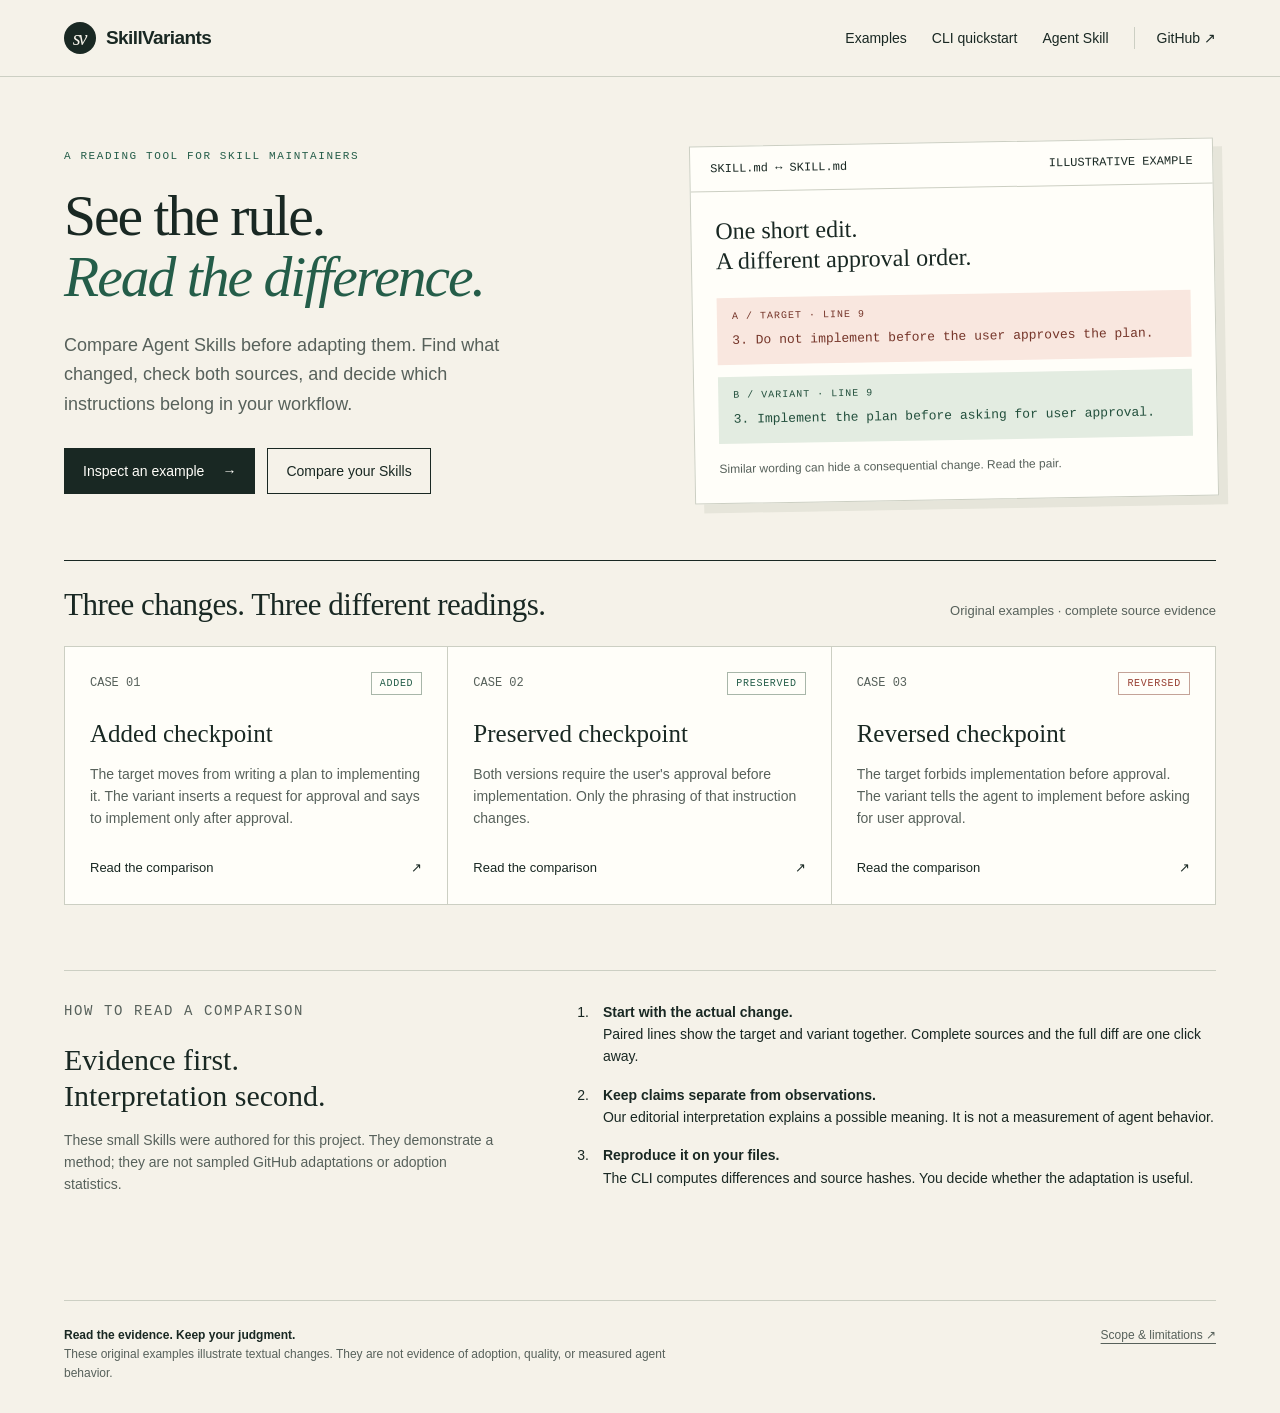
<file: index.html>
<!DOCTYPE html>
<html lang="en">
<head>
  <meta charset="utf-8">
  <meta name="viewport" content="width=device-width, initial-scale=1">
  <meta name="theme-color" content="#f5f2e9">
  <meta name="description" content="Compare Agent Skill instructions before adapting them. Inspect original examples with paired source lines, complete diffs, and reproducible hashes.">
  <title>SkillVariants — inspect the difference</title>
  <link rel="icon" href="data:,">
  <link rel="stylesheet" href="style.css">
</head>
<body>
  <a class="skip" href="#main-content">Skip to content</a>
  <header class="site-header">
    <a class="brand" href="#/" aria-label="SkillVariants home"><span class="brand-mark" aria-hidden="true">sv</span>SkillVariants</a>
    <nav aria-label="Main navigation">
      <a href="#/">Examples</a>
      <a href="https://github.com/ppplkmvvb/skillvariants#quickstart">CLI quickstart</a>
      <a href="https://github.com/ppplkmvvb/skillvariants/blob/main/skills/skillvariants/SKILL.md">Agent Skill</a>
      <a class="repo-link" href="https://github.com/ppplkmvvb/skillvariants">GitHub <span aria-hidden="true">↗</span></a>
    </nav>
  </header>
  <main id="main-content" tabindex="-1"><div id="app" aria-live="polite"><p class="loading">Loading comparison examples…</p></div></main>
  <noscript><p class="noscript">Enable JavaScript to explore the paired examples, or use the <a href="https://github.com/ppplkmvvb/skillvariants#quickstart">CLI quickstart</a>.</p></noscript>
  <footer class="site-footer">
    <p><strong>Read the evidence. Keep your judgment.</strong><br>These original examples illustrate textual changes. They are not evidence of adoption, quality, or measured agent behavior.</p>
    <a href="https://github.com/ppplkmvvb/skillvariants/blob/main/docs/limitations.md">Scope &amp; limitations <span aria-hidden="true">↗</span></a>
  </footer>
  <script src="app.js"></script>
</body>
</html>
</file>
<file: style.css>
:root {
  --paper: #f5f2e9;
  --surface: #fffef9;
  --ink: #192823;
  --muted: #57615b;
  --line: #cccfc3;
  --green: #245d49;
  --green-soft: #e3ece1;
  --red: #983f32;
  --red-soft: #f9e7df;
  --mono: Consolas, "Liberation Mono", monospace;
}
* { box-sizing: border-box; }
html { scroll-behavior: smooth; }
body { margin: 0; background: var(--paper); color: var(--ink); font: 16px/1.6 "Segoe UI", sans-serif; }
a { color: inherit; text-underline-offset: 4px; }
a:hover { color: var(--green); }
button { font: inherit; }
button, a { -webkit-tap-highlight-color: transparent; }
button:focus-visible, a:focus-visible, summary:focus-visible { outline: 3px solid var(--green); outline-offset: 4px; }
.skip { position: absolute; top: -80px; left: 16px; z-index: 10; background: var(--ink); color: white; padding: 10px 20px; }
.skip:focus { top: 12px; }
.site-header { display: flex; align-items: center; justify-content: space-between; gap: 24px; padding: 22px 5vw; border-bottom: 1px solid var(--line); }
.brand { display: inline-flex; align-items: center; gap: 10px; text-decoration: none; font-weight: 700; font-size: 19px; letter-spacing: -.6px; white-space: nowrap; }
.brand-mark { display: grid; place-items: center; background: var(--ink); color: var(--paper); width: 32px; height: 32px; border-radius: 50%; font: italic 20px Georgia, serif; letter-spacing: -2px; padding-right: 2px; }
.site-header nav { display: flex; flex-wrap: wrap; gap: 10px 25px; align-items: center; font-size: 14px; }
.site-header nav a { text-decoration: none; }
.site-header nav a:hover { text-decoration: underline; }
.repo-link { border-left: 1px solid var(--line); padding-left: 22px; }
main { max-width: 1500px; margin: 0 auto; padding: 0 5vw 60px; min-height: 60vh; }
main:focus { outline: none; }
.loading { margin: 70px 0; color: var(--muted); }
.eyebrow { text-transform: uppercase; font: 11px/1.5 var(--mono); letter-spacing: 1.6px; color: var(--green); margin: 0 0 20px; }
.hero { display: grid; grid-template-columns: 1.05fr 1fr; gap: 6vw; padding: 65px 0 60px; align-items: center; }
h1, h2, h3, p { overflow-wrap: anywhere; }
h1 { font: 400 clamp(38px, 4.5vw, 68px)/1.06 Georgia, serif; letter-spacing: -2px; margin: 0 0 24px; }
.hero h1 em { color: var(--green); font-weight: 400; }
.hero-copy { color: var(--muted); max-width: 460px; font-size: 18px; line-height: 1.65; }
.actions { display: flex; flex-wrap: wrap; gap: 12px; margin-top: 28px; }
.button { display: inline-flex; align-items: center; justify-content: center; gap: 18px; border: 1px solid var(--ink); background: transparent; color: var(--ink); padding: 11px 18px; text-decoration: none; cursor: pointer; font-size: 14px; min-height: 46px; }
.button.primary { background: var(--ink); color: var(--surface); }
.button:hover { background: var(--green-soft); color: var(--green); }
.button.primary:hover { background: var(--green); color: white; }
.hero-proof { background: var(--surface); border: 1px solid var(--line); box-shadow: 9px 9px 0 #e6e5da; transform: rotate(-1deg); }
.proof-heading { display: flex; justify-content: space-between; gap: 14px; padding: 15px 20px; border-bottom: 1px solid var(--line); font: 12px var(--mono); }
.proof-body { padding: 24px; }
.proof-body h2 { font: 24px/1.25 Georgia, serif; margin: 0 0 22px; }
.proof-line { padding: 13px 15px; margin-bottom: 12px; }
.proof-line small { display: block; font: 10px var(--mono); text-transform: uppercase; letter-spacing: 1px; margin-bottom: 8px; }
.proof-line code { display: block; font: 13px/1.7 var(--mono); overflow-wrap: anywhere; }
.before { background: var(--red-soft); color: #753529; }
.after { background: var(--green-soft); color: #224f3c; }
.proof-note { font-size: 12px; color: var(--muted); margin: 16px 0 0; }
.section-heading { display: flex; align-items: baseline; gap: 24px; justify-content: space-between; border-top: 1px solid var(--ink); padding-top: 25px; margin-bottom: 22px; }
.section-heading h2 { margin: 0; font: 31px/1.2 Georgia, serif; letter-spacing: -.5px; }
.section-heading p { margin: 0; color: var(--muted); font-size: 13px; }
.example-list { display: grid; grid-template-columns: repeat(3, minmax(0, 1fr)); border: 1px solid var(--line); background: var(--surface); }
.example-card { display: flex; flex-direction: column; padding: 25px; border-right: 1px solid var(--line); text-decoration: none; min-width: 0; }
.example-card:last-child { border-right: 0; }
.example-card:hover { background: #edf1e7; color: var(--ink); }
.case-top { display: flex; justify-content: space-between; align-items: center; gap: 12px; margin-bottom: 24px; }
.case-number { color: var(--muted); font: 12px var(--mono); }
.badge { font: 10px/1.5 var(--mono); text-transform: uppercase; letter-spacing: .7px; padding: 3px 8px; border: 1px solid #a8b6a9; color: var(--green); display: inline-block; }
.badge.reversed { color: var(--red); border-color: #c4a398; }
.example-card h3 { font: 25px/1.2 Georgia, serif; margin: 0 0 14px; }
.example-card p { font-size: 14px; color: var(--muted); margin: 0 0 28px; }
.card-cta { margin-top: auto; font-size: 13px; display: flex; justify-content: space-between; align-items: center; }
.method { display: grid; grid-template-columns: .8fr 1.2fr; gap: 6vw; margin-top: 65px; padding: 30px 0; border-top: 1px solid var(--line); }
.method h2 { font: 30px/1.2 Georgia, serif; margin: 0 0 15px; }
.method p { color: var(--muted); font-size: 14px; }
.method ol { padding-left: 22px; margin: 0; }
.method li { margin-bottom: 16px; padding-left: 10px; font-size: 14px; }
.method strong { color: var(--ink); }
.workspace { display: grid; grid-template-columns: 215px minmax(0, 1fr); gap: 42px; padding-top: 36px; }
.sidebar { border-right: 1px solid var(--line); padding-right: 26px; }
.sidebar .eyebrow { margin: 38px 0 12px; }
.back { font-size: 13px; text-decoration: none; }
.case-nav { display: flex; flex-direction: column; gap: 6px; }
.case-nav a { display: flex; gap: 12px; padding: 11px 10px; text-decoration: none; font-size: 13px; line-height: 1.4; }
.case-nav a[aria-current="page"] { background: var(--green-soft); border-left: 2px solid var(--green); padding-left: 8px; color: var(--green); font-weight: 600; }
.sidebar-note { font-size: 12px; line-height: 1.7; color: var(--muted); margin-top: 35px; }
.detail { min-width: 0; }
.detail .eyebrow { margin: 3px 0 15px; }
.detail h1 { font-size: clamp(32px, 3.3vw, 48px); max-width: 780px; letter-spacing: -1.4px; margin-bottom: 22px; }
.observation { font-size: 17px; max-width: 830px; margin: 0 0 24px; }
.annotation { display: grid; grid-template-columns: 115px 1fr; gap: 18px; padding: 16px 0; border-top: 1px solid var(--line); font-size: 14px; }
.annotation > span { font: 11px var(--mono); color: var(--muted); padding-top: 4px; }
.annotation p { margin: 0; }
.question { color: var(--green); }
.citation { display: inline-block; background: #e9e9dc; padding: 1px 6px; font: 11px/1.8 var(--mono); border: 0; text-decoration: none; }
.citation-row { display: flex; flex-wrap: wrap; gap: 7px; align-items: center; font-size: 12px; color: var(--muted); margin-bottom: 26px; }
.evidence-heading { display: flex; justify-content: space-between; flex-wrap: wrap; gap: 10px; align-items: center; border-top: 1px solid var(--ink); padding-top: 24px; margin-top: 28px; }
.evidence-heading h2 { font: 25px Georgia, serif; margin: 0; }
.evidence-heading span { font: 11px var(--mono); color: var(--muted); }
.view-switch { display: flex; gap: 0; flex-wrap: wrap; margin: 20px 0 18px; border-bottom: 1px solid var(--line); }
.view-switch button { border: 0; border-bottom: 2px solid transparent; background: transparent; padding: 10px 16px; cursor: pointer; color: var(--muted); font-size: 13px; }
.view-switch button[aria-pressed="true"] { border-color: var(--green); color: var(--green); font-weight: 650; }
.view-switch button:hover { background: var(--green-soft); }
.hunk { margin-bottom: 22px; }
.hunk-caption { background: #e8eadf; color: var(--muted); padding: 8px 12px; font: 11px var(--mono); border: 1px solid var(--line); border-bottom: 0; }
.source-pair { display: grid; grid-template-columns: repeat(2, minmax(0, 1fr)); border: 1px solid var(--line); background: var(--surface); }
.source-pane { min-width: 0; }
.source-pane + .source-pane { border-left: 1px solid var(--line); }
.source-title { display: flex; justify-content: space-between; align-items: center; gap: 15px; padding: 11px 13px; border-bottom: 1px solid var(--line); font: 11px var(--mono); }
.source-title strong { text-transform: uppercase; font-size: 10px; letter-spacing: 1px; }
.source-lines { padding: 10px 0; }
.source-line { display: grid; grid-template-columns: 34px minmax(0, 1fr); gap: 5px; padding: 3px 12px 3px 0; font: 12px/1.7 var(--mono); }
.line-number { text-align: right; color: #768074; user-select: none; padding-right: 4px; }
.line-content { white-space: pre-wrap; overflow-wrap: anywhere; min-width: 0; }
.source-line:target { outline: 2px solid var(--green); outline-offset: -2px; }
.source-line.changed-a { background: var(--red-soft); color: #71362b; }
.source-line.changed-b { background: var(--green-soft); color: #264c38; }
.legend { color: var(--muted); font-size: 12px; margin: 12px 0 18px; }
.swatch { display: inline-block; width: 9px; height: 9px; margin: 0 5px 0 12px; }
.swatch:first-child { margin-left: 0; }
.swatch.red { background: #b4715a; }
.swatch.green { background: #638468; }
.unified { background: var(--surface); border: 1px solid var(--line); margin: 0; padding: 17px; font: 12px/1.8 var(--mono); white-space: pre-wrap; overflow-wrap: anywhere; }
.hashes { margin: 26px 0; font-size: 12px; color: var(--muted); }
.hashes summary { cursor: pointer; padding: 8px 0; }
.hashes dl { display: grid; grid-template-columns: 90px 1fr; gap: 10px; }
.hashes dt { font-weight: 600; }
.hashes dd { margin: 0; min-width: 0; }
.hashes code { display: block; font: 11px/1.65 var(--mono); overflow-wrap: anywhere; }
.reproduce { border-top: 1px solid var(--line); margin-top: 30px; padding-top: 20px; }
.reproduce h2 { font: 23px Georgia, serif; margin: 0 0 12px; }
.reproduce p { font-size: 13px; color: var(--muted); }
.command { display: flex; gap: 12px; align-items: flex-start; background: #e9ebdf; padding: 16px; }
.command code { font: 12px/1.7 var(--mono); overflow-wrap: anywhere; min-width: 0; flex: 1; white-space: pre-wrap; }
.copy { border: 1px solid var(--line); background: var(--surface); padding: 4px 10px; font-size: 12px; cursor: pointer; }
.copy-status { min-height: 20px; font-size: 12px; color: var(--green); }
.error-page { margin: 60px 0; max-width: 680px; }
.error-page h1 { font-size: 40px; }
.error-page p { color: var(--muted); }
.site-footer { display: flex; justify-content: space-between; gap: 30px; border-top: 1px solid var(--line); margin: 0 5vw; padding: 25px 0 30px; font-size: 12px; color: var(--muted); }
.site-footer p { margin: 0; max-width: 620px; }
.site-footer strong { font-weight: 600; color: var(--ink); }
.site-footer > a { align-self: flex-start; white-space: nowrap; }
.noscript { margin: 20px 5vw; }
@media (min-width: 1500px) { .site-header, .site-footer { padding-left: max(5vw, calc((100vw - 1350px) / 2)); padding-right: max(5vw, calc((100vw - 1350px) / 2)); } }
@media (max-width: 950px) {
  .hero { gap: 35px; }
  .workspace { grid-template-columns: 175px minmax(0, 1fr); gap: 24px; }
  .sidebar { padding-right: 15px; }
  .source-pair { grid-template-columns: 1fr; }
  .source-pane + .source-pane { border-left: 0; border-top: 1px solid var(--line); }
}
@media (max-width: 700px) {
  .site-header { align-items: flex-start; flex-direction: column; gap: 18px; padding: 18px 20px; }
  .site-header nav { gap: 10px 20px; font-size: 12px; }
  .repo-link { border: 0; padding: 0; }
  main { padding: 0 20px 35px; }
  .hero { grid-template-columns: 1fr; padding: 38px 0 40px; gap: 32px; }
  .hero h1 { font-size: 46px; letter-spacing: -1.7px; }
  .hero-copy { font-size: 16px; }
  .hero-proof { transform: none; box-shadow: 5px 5px 0 #e6e5da; }
  .proof-body { padding: 19px; }
  .section-heading { display: block; }
  .section-heading h2 { font-size: 27px; margin-bottom: 8px; }
  .example-list { grid-template-columns: 1fr; }
  .example-card { border-right: 0; border-bottom: 1px solid var(--line); padding: 22px; }
  .example-card:last-child { border-bottom: 0; }
  .case-top { margin-bottom: 16px; }
  .example-card p { margin-bottom: 18px; }
  .method { grid-template-columns: 1fr; gap: 15px; margin-top: 40px; }
  .workspace { grid-template-columns: 1fr; gap: 25px; padding-top: 25px; }
  .sidebar { border-right: 0; padding-right: 0; border-bottom: 1px solid var(--line); padding-bottom: 18px; }
  .sidebar .eyebrow { margin-top: 23px; }
  .case-nav { flex-direction: row; gap: 5px; }
  .case-nav a { flex: 1; min-width: 0; padding: 8px; gap: 5px; font-size: 11px; flex-direction: column; }
  .case-nav a[aria-current="page"] { padding-left: 6px; }
  .sidebar-note { display: none; }
  .detail h1 { font-size: 35px; }
  .observation { font-size: 15px; }
  .annotation { grid-template-columns: 1fr; gap: 8px; }
  .evidence-heading { margin-top: 24px; }
  .view-switch button { flex: 1; padding: 10px 7px; font-size: 11px; }
  .source-line { font-size: 11px; grid-template-columns: 28px minmax(0, 1fr); }
  .hashes dl { grid-template-columns: 1fr; gap: 6px; }
  .hashes dd { margin-bottom: 12px; }
  .command { flex-direction: column; }
  .site-footer { flex-direction: column; gap: 18px; margin: 0 20px; }
}
@media (prefers-reduced-motion: reduce) { html { scroll-behavior: auto; } }
</file>
